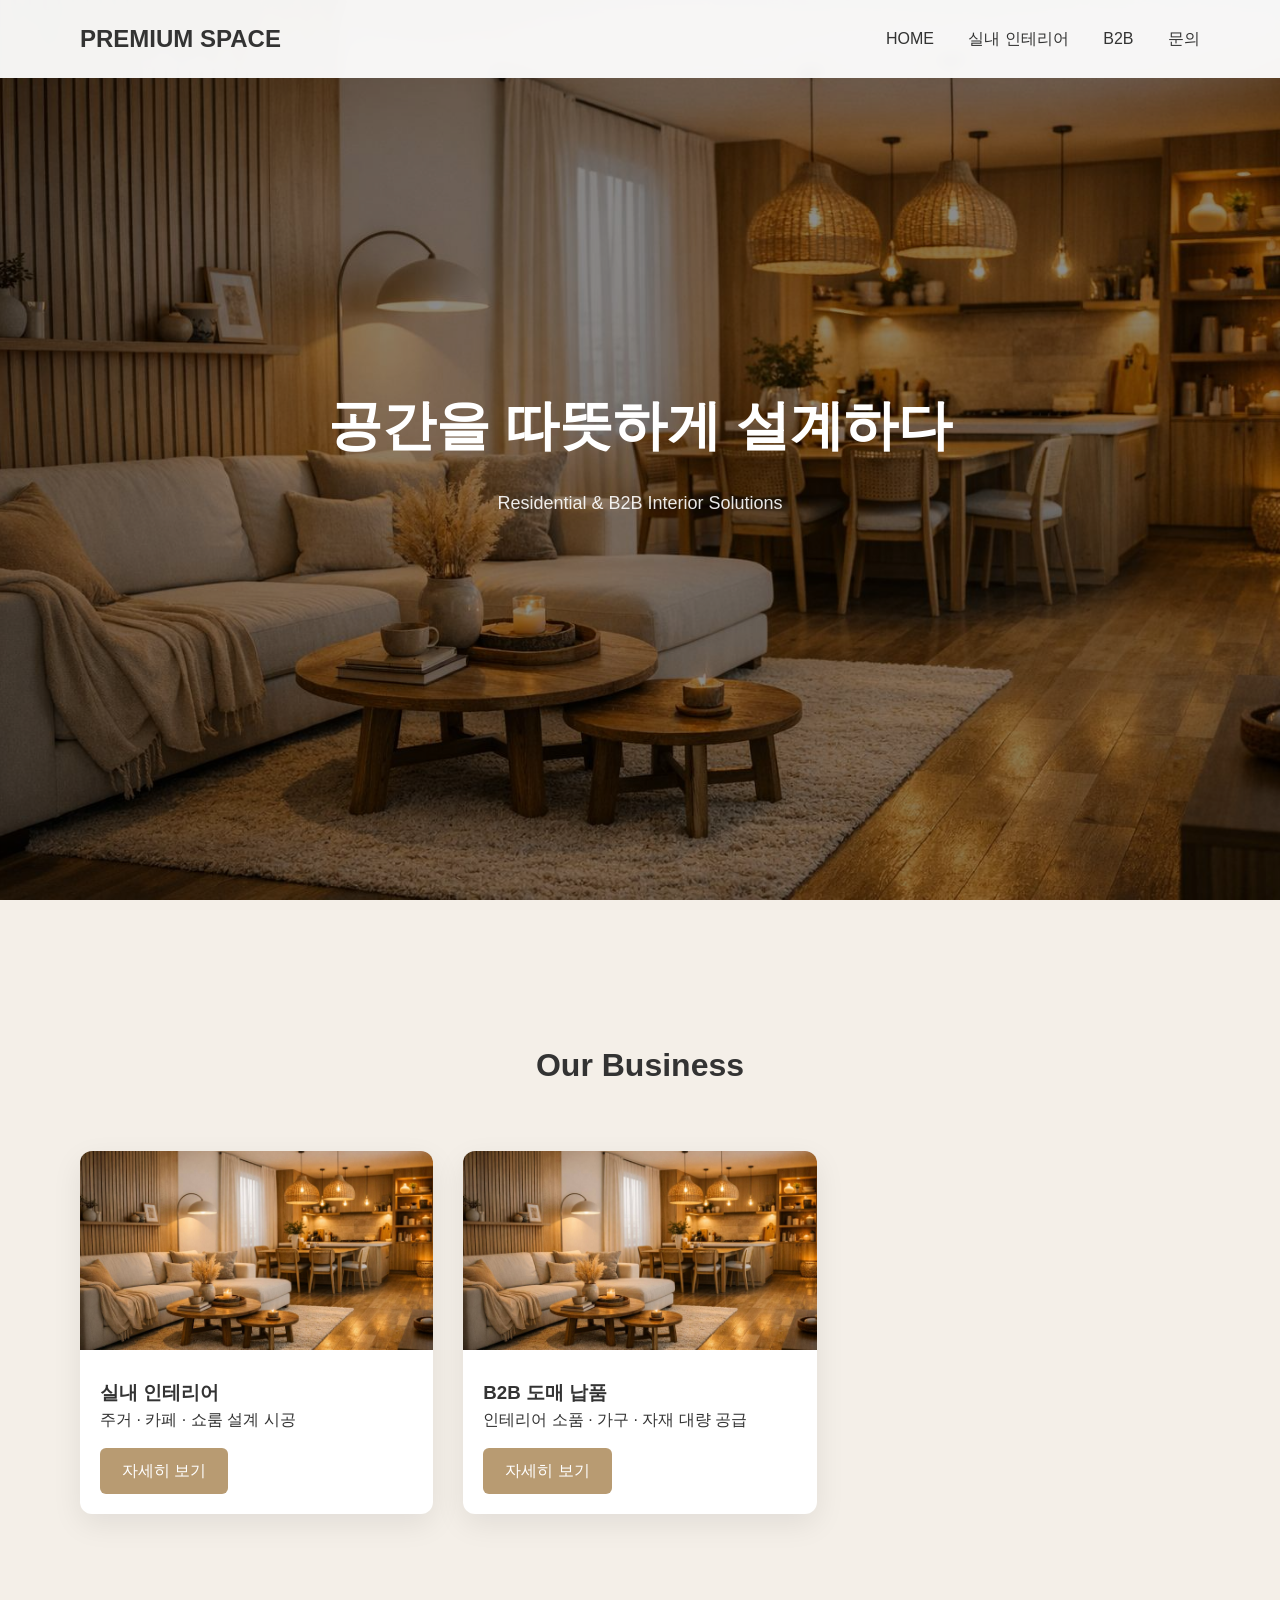
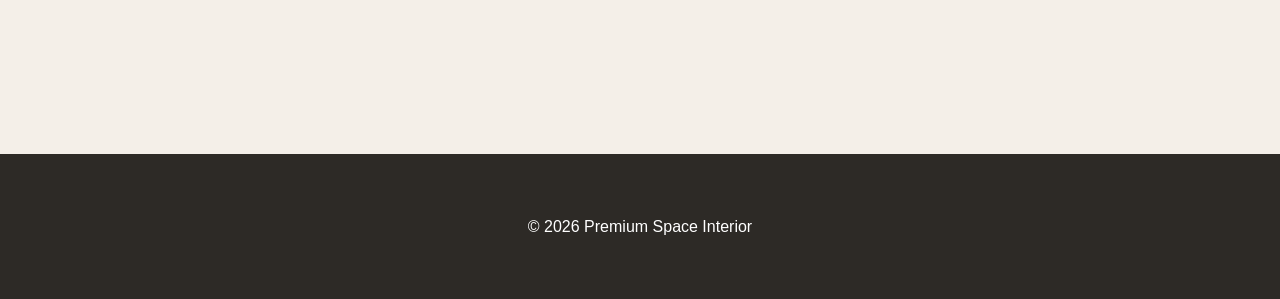
<file: index.html>
<!DOCTYPE html>
<html lang="ko">
<head>
<meta charset="UTF-8">
<title>Premium Space</title>
<link rel="stylesheet" href="style.css">
</head>
<body>

<header>
  <h2>PREMIUM SPACE</h2>
  <nav>
    <a href="index.html">HOME</a>
    <a href="interior.html">실내 인테리어</a>
    <a href="b2b.html">B2B</a>
    <a href="contact.html">문의</a>
  </nav>
</header>

<section class="hero">
  <div class="hero-overlay"></div>
  <div class="hero-content">
    <h1>공간을 따뜻하게 설계하다</h1>
    <p>Residential & B2B Interior Solutions</p>
  </div>
</section>

<section class="section">
  <h2 class="section-title">Our Business</h2>
  <div class="grid">

    <div class="card">
      <img src="images/interior/interior-01.jpg" alt="실내 인테리어">
      <div class="card-content">
        <h3>실내 인테리어</h3>
        <p>주거 · 카페 · 쇼룸 설계 시공</p>
        <a href="interior.html" class="btn">자세히 보기</a>
      </div>
    </div>

    <div class="card">
      <img src="images/b2b/b2b-01.jpg" alt="B2B 납품">
      <div class="card-content">
        <h3>B2B 도매 납품</h3>
        <p>인테리어 소품 · 가구 · 자재 대량 공급</p>
        <a href="b2b.html" class="btn">자세히 보기</a>
      </div>
    </div>

    
  </div>
</section>

<footer>
© 2026 Premium Space Interior
</footer>

</body>
</html>
</file>
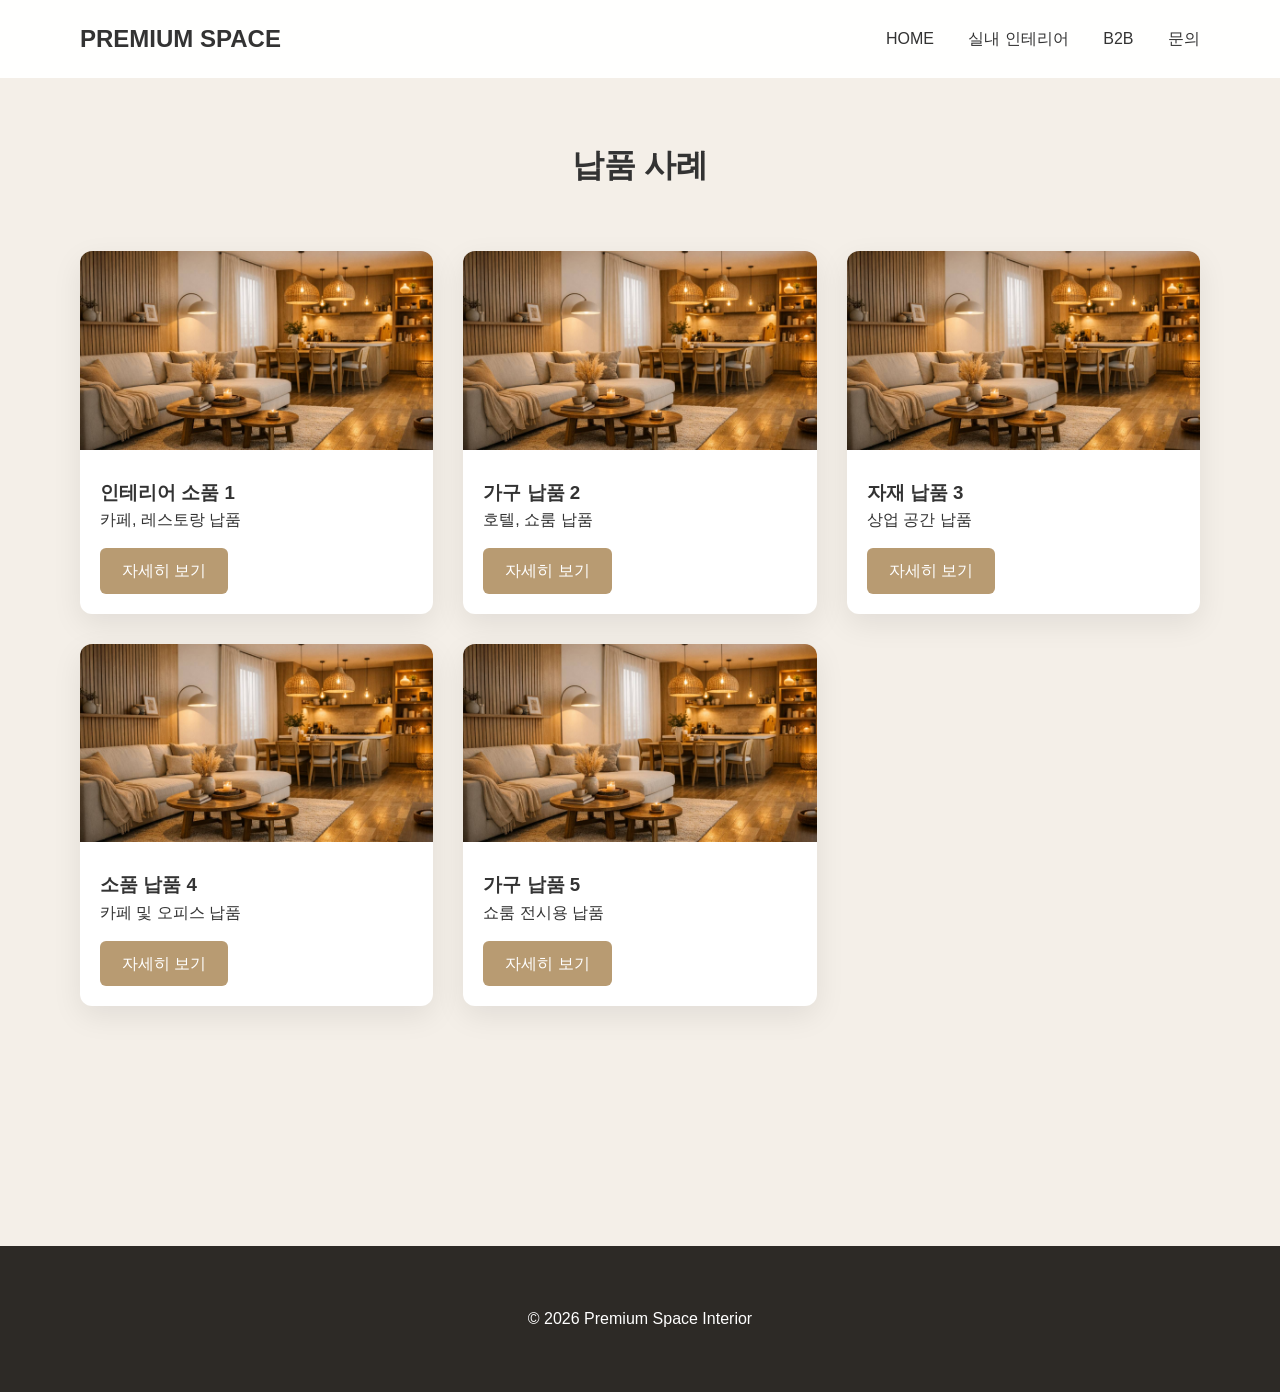
<file: b2b.html>
<!DOCTYPE html>
<html lang="ko">
<head>
<meta charset="UTF-8">
<title>B2B 도매 납품</title>
<link rel="stylesheet" href="style.css">
</head>
<body>

<header>
<h2>PREMIUM SPACE</h2>
<nav>
<a href="index.html">HOME</a>
<a href="interior.html">실내 인테리어</a>
<a href="b2b.html">B2B</a>
<a href="contact.html">문의</a>
</nav>
</header>

<section class="section">
<h2 class="section-title">납품 사례</h2>
<div class="grid">
  <div class="card">
    <img src="images/b2b/b2b-01.jpg">
    <div class="card-content">
      <h3>인테리어 소품 1</h3>
      <p>카페, 레스토랑 납품</p>
      <a href="b2b-detail1.html" class="btn">자세히 보기</a>
    </div>
  </div>
  <div class="card">
    <img src="images/b2b/b2b-02.jpg">
    <div class="card-content">
      <h3>가구 납품 2</h3>
      <p>호텔, 쇼룸 납품</p>
      <a href="b2b-detail2.html" class="btn">자세히 보기</a>
    </div>
  </div>
  <div class="card">
    <img src="images/b2b/b2b-03.jpg">
    <div class="card-content">
      <h3>자재 납품 3</h3>
      <p>상업 공간 납품</p>
      <a href="b2b-detail3.html" class="btn">자세히 보기</a>
    </div>
  </div>
  <div class="card">
    <img src="images/b2b/b2b-04.jpg">
    <div class="card-content">
      <h3>소품 납품 4</h3>
      <p>카페 및 오피스 납품</p>
      <a href="b2b-detail4.html" class="btn">자세히 보기</a>
    </div>
  </div>
  <div class="card">
    <img src="images/b2b/b2b-05.jpg">
    <div class="card-content">
      <h3>가구 납품 5</h3>
      <p>쇼룸 전시용 납품</p>
      <a href="b2b-detail5.html" class="btn">자세히 보기</a>
    </div>
  </div>
</div>
</section>

<footer>
© 2026 Premium Space Interior
</footer>

</body>
</html>
</file>
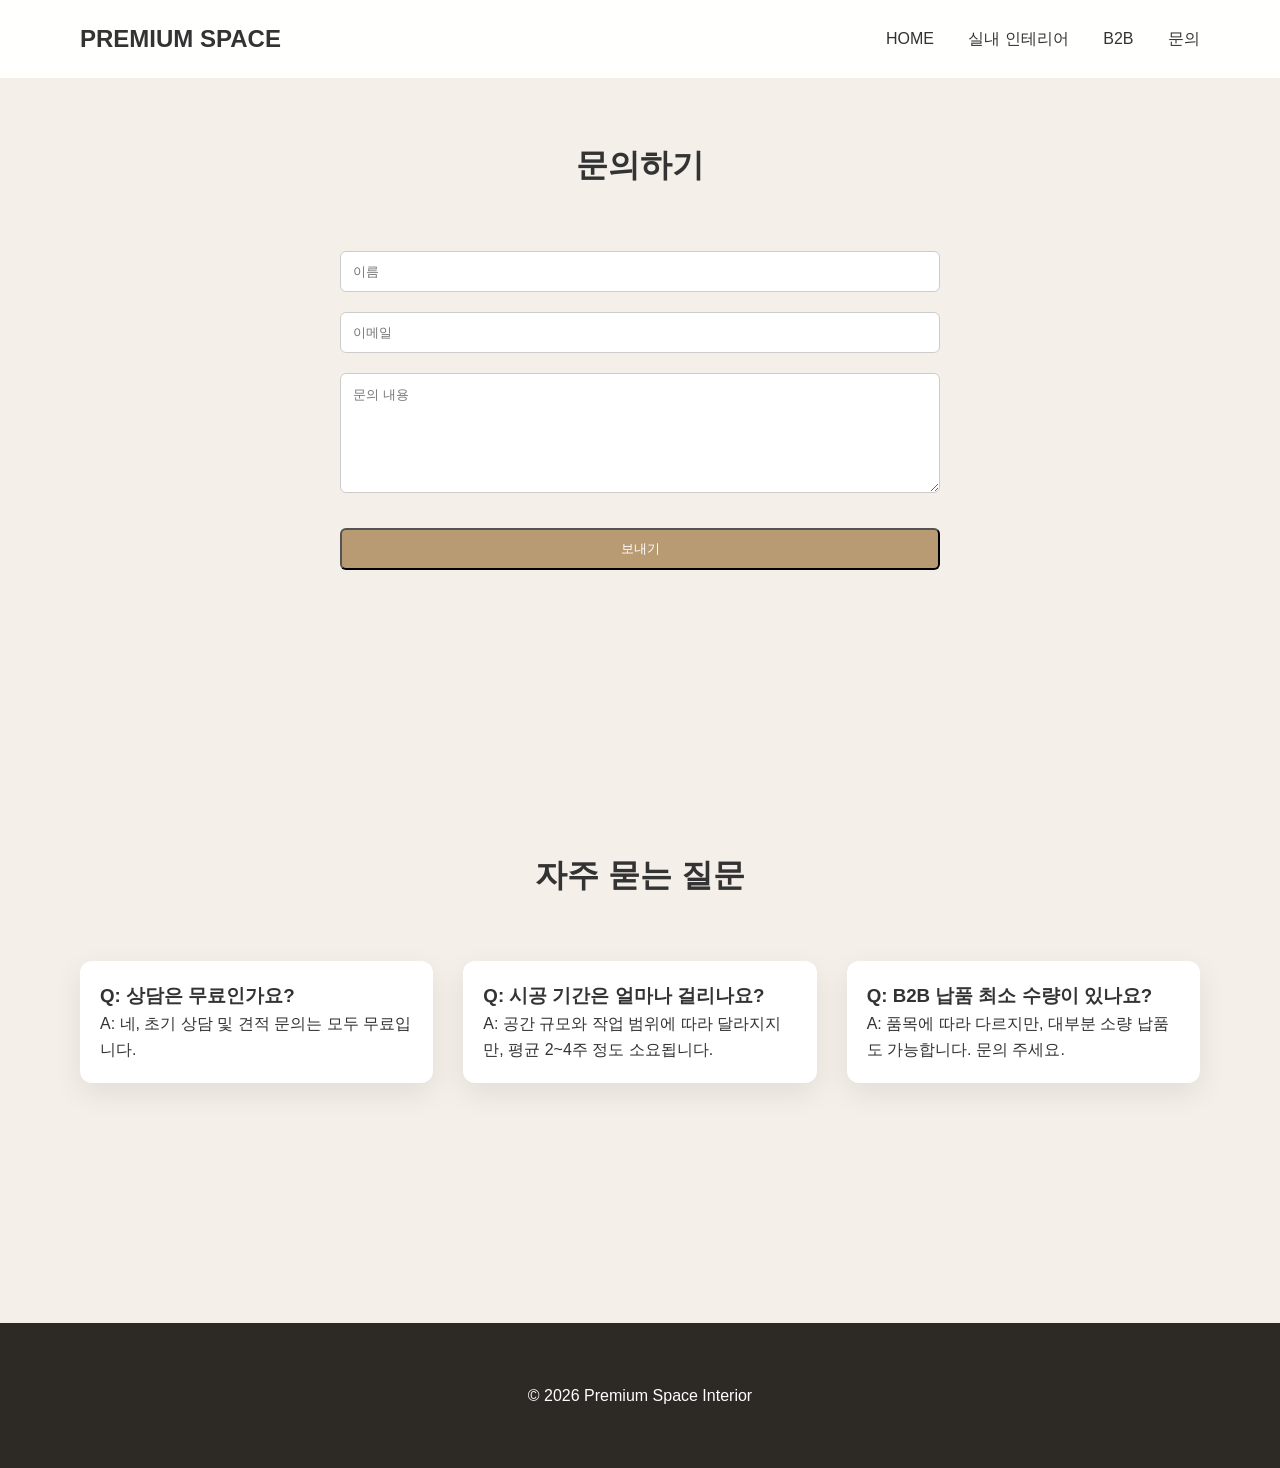
<file: contact.html>
<!DOCTYPE html>
<html lang="ko">
<head>
<meta charset="UTF-8">
<title>문의</title>
<link rel="stylesheet" href="style.css">
</head>
<body>

<header>
<h2>PREMIUM SPACE</h2>
<nav>
<a href="index.html">HOME</a>
<a href="interior.html">실내 인테리어</a>
<a href="b2b.html">B2B</a>
<a href="contact.html">문의</a>
</nav>
</header>

<section class="section">
<h2 class="section-title">문의하기</h2>
<form action="#" method="post" class="grid" style="grid-template-columns:1fr; gap:20px; max-width:600px; margin:0 auto;">
  <input type="text" name="name" placeholder="이름" required style="padding:12px; border-radius:6px; border:1px solid #ccc;">
  <input type="email" name="email" placeholder="이메일" required style="padding:12px; border-radius:6px; border:1px solid #ccc;">
  <textarea name="message" placeholder="문의 내용" required style="padding:12px; border-radius:6px; border:1px solid #ccc; min-height:120px;"></textarea>
  <button type="submit" class="btn">보내기</button>
</form>
</section>

<!-- 간단한 질문과 답변 추가 -->
<section class="section">
<h2 class="section-title">자주 묻는 질문</h2>
<div class="grid">
  <div class="card">
    <div class="card-content">
      <h3>Q: 상담은 무료인가요?</h3>
      <p>A: 네, 초기 상담 및 견적 문의는 모두 무료입니다.</p>
    </div>
  </div>
  <div class="card">
    <div class="card-content">
      <h3>Q: 시공 기간은 얼마나 걸리나요?</h3>
      <p>A: 공간 규모와 작업 범위에 따라 달라지지만, 평균 2~4주 정도 소요됩니다.</p>
    </div>
  </div>
  <div class="card">
    <div class="card-content">
      <h3>Q: B2B 납품 최소 수량이 있나요?</h3>
      <p>A: 품목에 따라 다르지만, 대부분 소량 납품도 가능합니다. 문의 주세요.</p>
    </div>
  </div>
</div>
</section>

<footer>
© 2026 Premium Space Interior
</footer>

</body>
</html>
</file>
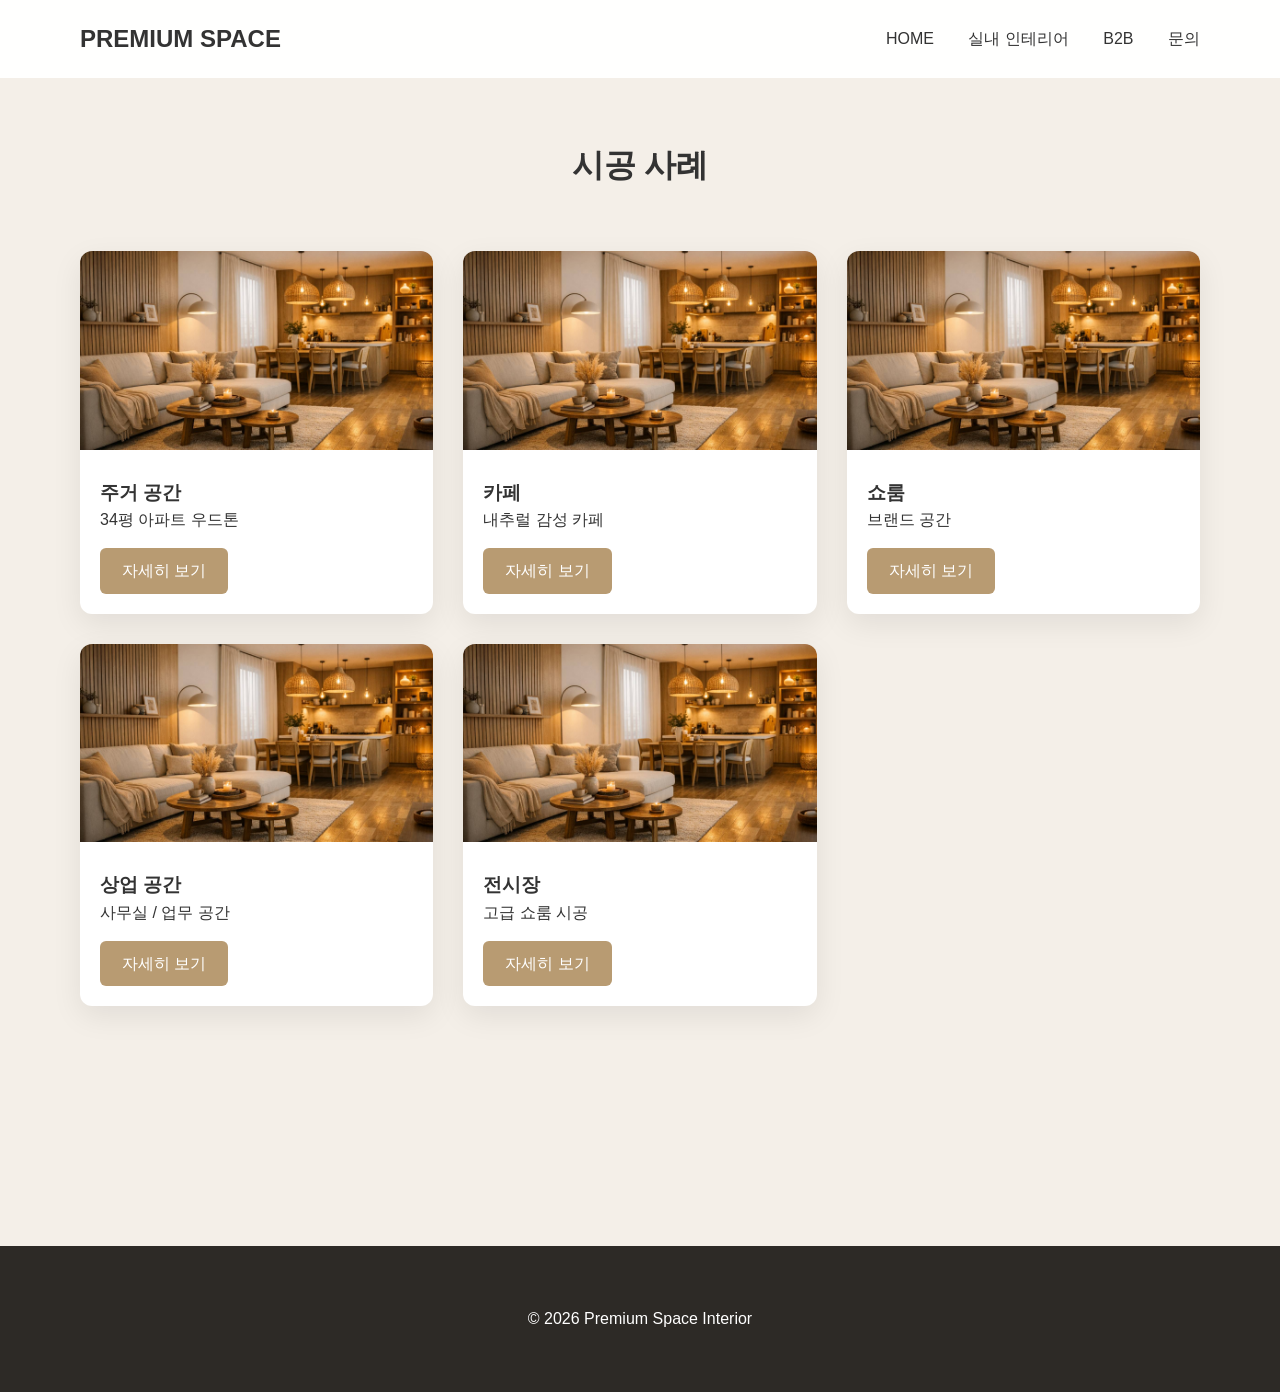
<file: interior.html>
<!DOCTYPE html>
<html lang="ko">
<head>
<meta charset="UTF-8">
<title>실내 인테리어</title>
<link rel="stylesheet" href="style.css">
</head>
<body>

<header>
<h2>PREMIUM SPACE</h2>
<nav>
<a href="index.html">HOME</a>
<a href="interior.html">실내 인테리어</a>
<a href="b2b.html">B2B</a>
<a href="contact.html">문의</a>
</nav>
</header>

<section class="section">
<h2 class="section-title">시공 사례</h2>
<div class="grid">
  <div class="card">
    <img src="images/interior/interior-01.jpg">
    <div class="card-content">
      <h3>주거 공간</h3>
      <p>34평 아파트 우드톤</p>
      <a href="interior-detail1.html" class="btn">자세히 보기</a>
    </div>
  </div>
  <div class="card">
    <img src="images/interior/interior-02.jpg">
    <div class="card-content">
      <h3>카페</h3>
      <p>내추럴 감성 카페</p>
      <a href="interior-detail2.html" class="btn">자세히 보기</a>
    </div>
  </div>
  <div class="card">
    <img src="images/interior/interior-03.jpg">
    <div class="card-content">
      <h3>쇼룸</h3>
      <p>브랜드 공간</p>
      <a href="interior-detail3.html" class="btn">자세히 보기</a>
    </div>
  </div>
  <div class="card">
    <img src="images/interior/interior-04.jpg">
    <div class="card-content">
      <h3>상업 공간</h3>
      <p>사무실 / 업무 공간</p>
      <a href="interior-detail4.html" class="btn">자세히 보기</a>
    </div>
  </div>
  <div class="card">
    <img src="images/interior/interior-05.jpg">
    <div class="card-content">
      <h3>전시장</h3>
      <p>고급 쇼룸 시공</p>
      <a href="interior-detail5.html" class="btn">자세히 보기</a>
    </div>
  </div>
</div>
</section>

<footer>
© 2026 Premium Space Interior
</footer>

</body>
</html>
</file>
<file: style.css>
*{
  margin:0;
  padding:0;
  box-sizing:border-box;
  font-family:'Noto Sans KR', sans-serif;
}

body{
  background:#f4efe8;
  color:#333;
  line-height:1.6;
}

header{
  position:fixed;
  width:100%;
  background:rgba(255,255,255,0.95);
  padding:20px 80px;
  display:flex;
  justify-content:space-between;
  align-items:center;
  z-index:1000;
  backdrop-filter:blur(6px);
}

header nav a{
  margin-left:30px;
  text-decoration:none;
  color:#333;
  font-weight:500;
}

.hero{
  position:relative;
  height:100vh;
  background:url('images/interior/interior-02.jpg') center/cover no-repeat;
  display:flex;
  justify-content:center;
  align-items:center;
  text-align:center;
  color:#fff;
}

.hero-overlay{
  position:absolute;
  width:100%;
  height:100%;
  background:rgba(0,0,0,0.45);
}

.hero-content{
  position:relative;
  z-index:2;
  animation:fadeUp 1.2s ease forwards;
}

.hero h1{
  font-size:54px;
  font-weight:600;
}

.hero p{
  margin-top:20px;
  font-size:18px;
  opacity:0.9;
}

.section{
  padding:140px 80px;
}

.section-title{
  text-align:center;
  font-size:32px;
  margin-bottom:60px;
}

/* 카드 3열 구조 */
.grid{
  display:grid;
  grid-template-columns:repeat(3,1fr);
  gap:30px;
}

.card{
  background:#fff;
  border-radius:12px;
  overflow:hidden;
  box-shadow:0 10px 30px rgba(0,0,0,0.08);
  transition:0.4s;
}

.card:hover{
  transform:translateY(-8px);
}

.card img{
  width:100%;
  aspect-ratio:16/9;
  object-fit:cover;
}

.card-content{
  padding:20px;
}

.btn{
  display:inline-block;
  margin-top:15px;
  padding:10px 22px;
  background:#b89b72;
  color:#fff;
  text-decoration:none;
  border-radius:6px;
}

footer{
  background:#2d2a26;
  color:#fff;
  padding:60px;
  text-align:center;
  margin-top:100px;
}

@keyframes fadeUp{
  from{
    opacity:0;
    transform:translateY(40px);
  }
  to{
    opacity:1;
    transform:translateY(0);
  }
}

/* 반응형 */
@media(max-width:1200px){
  .grid{
    grid-template-columns:repeat(2,1fr);
  }
}

@media(max-width:768px){
  header{
    padding:20px 30px;
  }
  .section{
    padding:120px 30px;
  }
  .grid{
    grid-template-columns:1fr;
  }
}
</file>
